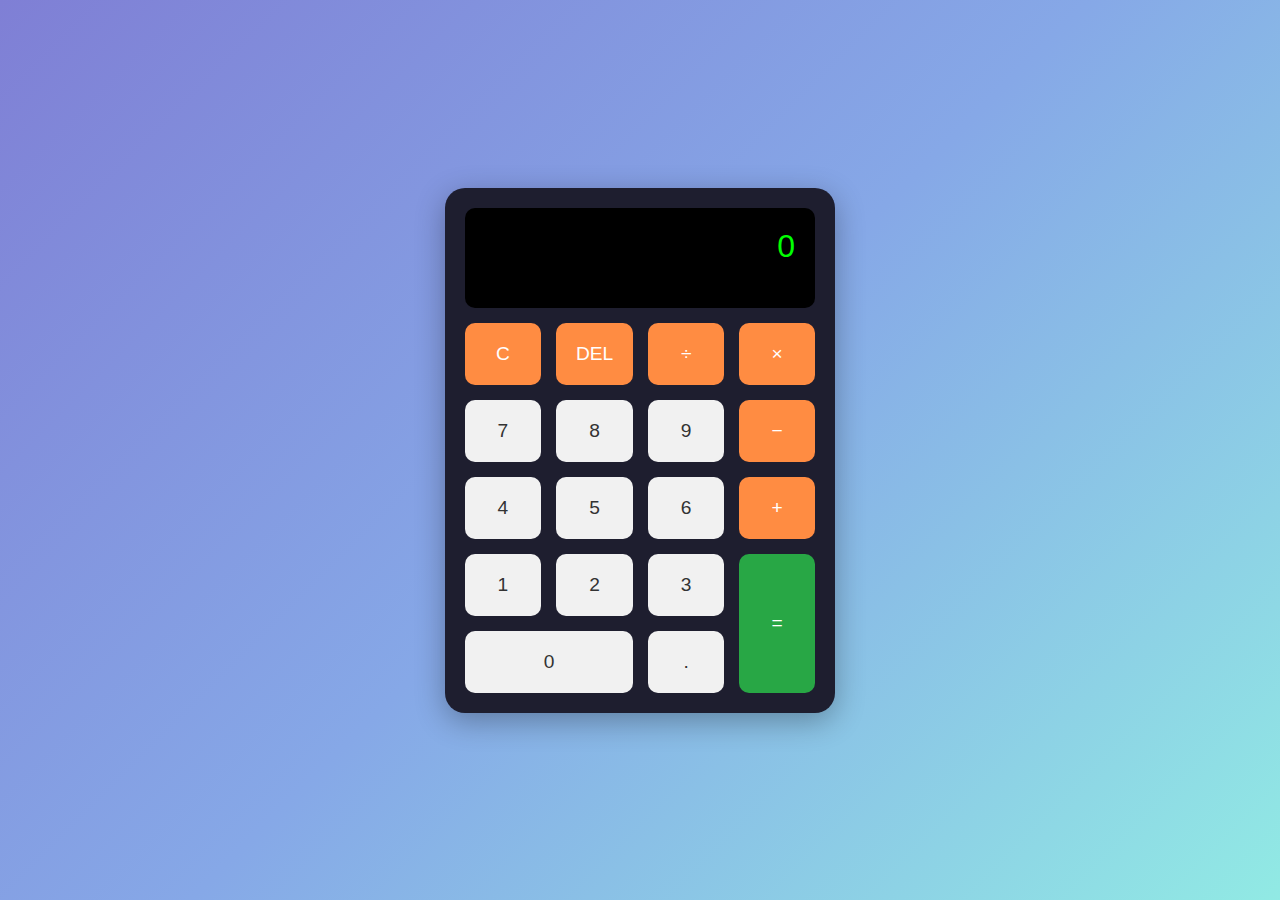
<file: Calculator/index.html>
<!DOCTYPE html>
<html lang="en">
<head>
  <meta charset="UTF-8" />
  <meta name="viewport" content="width=device-width, initial-scale=1.0"/>
  <title>Calculator</title>
  <link rel="stylesheet" href="style.css" />
</head>
<body>
  <div class="calculator">
    <div class="display" id="display">0</div>
    <div class="buttons">
      <button class="btn operator" onclick="clearDisplay()">C</button>
      <button class="btn operator" onclick="deleteLast()">DEL</button>
      <button class="btn operator" onclick="appendOperator('/')">÷</button>
      <button class="btn operator" onclick="appendOperator('*')">×</button>

      <button class="btn number" onclick="appendNumber('7')">7</button>
      <button class="btn number" onclick="appendNumber('8')">8</button>
      <button class="btn number" onclick="appendNumber('9')">9</button>
      <button class="btn operator" onclick="appendOperator('-')">−</button>

      <button class="btn number" onclick="appendNumber('4')">4</button>
      <button class="btn number" onclick="appendNumber('5')">5</button>
      <button class="btn number" onclick="appendNumber('6')">6</button>
      <button class="btn operator" onclick="appendOperator('+')">+</button>

      <button class="btn number" onclick="appendNumber('1')">1</button>
      <button class="btn number" onclick="appendNumber('2')">2</button>
      <button class="btn number" onclick="appendNumber('3')">3</button>
      <button class="btn equals" onclick="calculate()">=</button>

      <button class="btn number zero" onclick="appendNumber('0')">0</button>
      <button class="btn number" onclick="appendNumber('.')">.</button>
    </div>
  </div>

  <script src="script.js"></script>
</body>
</html>
</file>
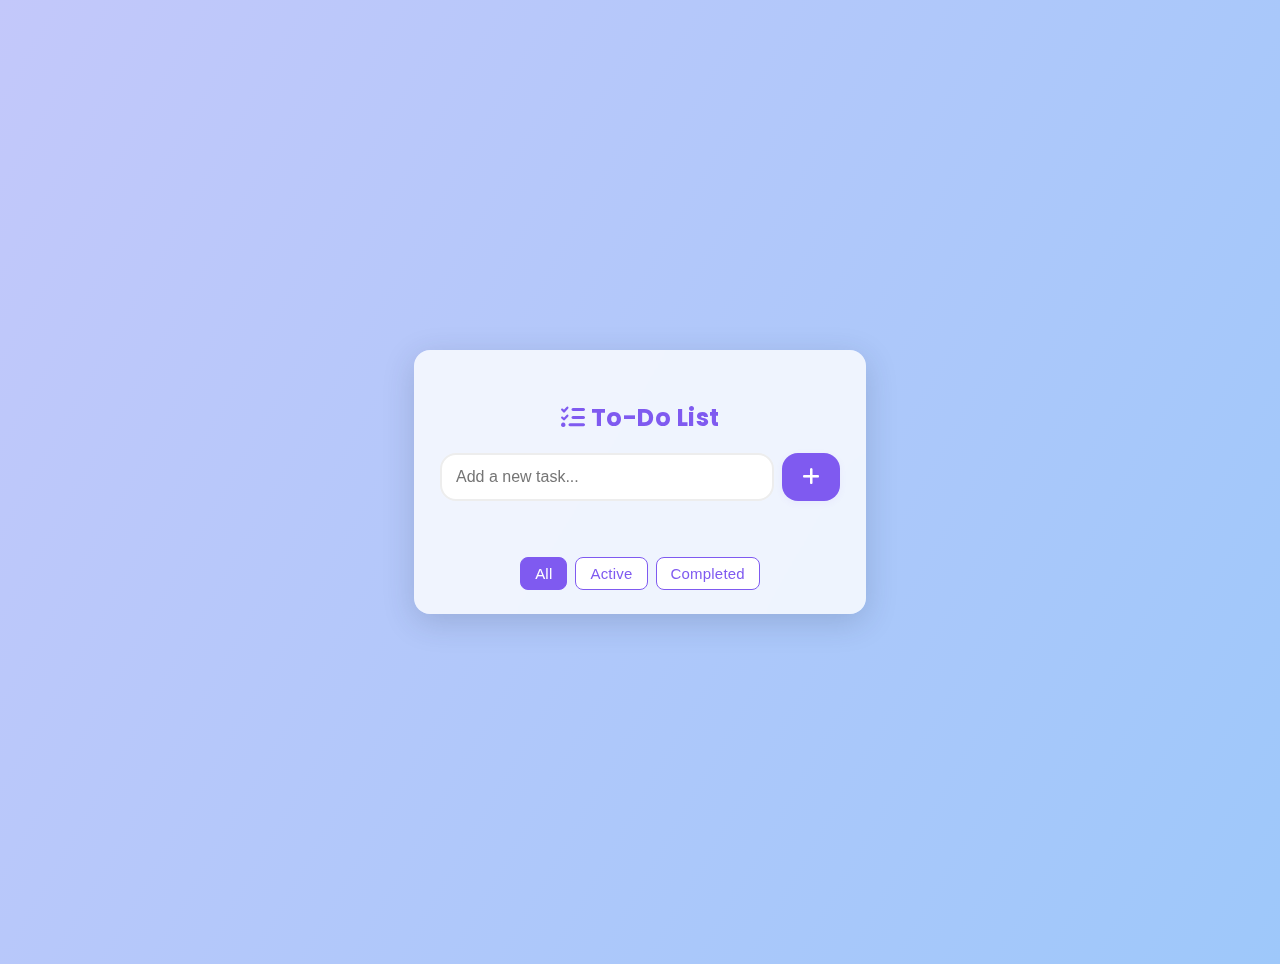
<file: To-Do-List/index.html>
<!DOCTYPE html>
<html lang="en">
<head>
  <meta charset="UTF-8" />
  <meta name="viewport" content="width=device-width, initial-scale=1.0"/>
  <title>Stylish To-Do List App</title>
  <link href="https://fonts.googleapis.com/css2?family=Poppins:wght@400;600&display=swap" rel="stylesheet">
  <link rel="stylesheet" href="https://cdnjs.cloudflare.com/ajax/libs/font-awesome/6.4.2/css/all.min.css">
  <link rel="stylesheet" href="styles.css">
</head>
<body>
  <div class="container" aria-label="To-Do List App">
    <h2><i class="fa-solid fa-list-check"></i> To-Do List</h2>
    <form class="input-group" autocomplete="off" onsubmit="event.preventDefault(); addTask();">
      <input aria-label="Add new task" id="task-input" type="text" placeholder="Add a new task..."/>
      <button type="submit" title="Add Task"><i class="fa-solid fa-plus"></i></button>
    </form>
    <div id="warning" class="warning"></div>
    <ul id="task-list" aria-live="polite"></ul>
    <nav class="filters" role="menu">
      <button type="button" onclick="filterTasks('all', event)" class="active" aria-current="true">All</button>
      <button type="button" onclick="filterTasks('active', event)">Active</button>
      <button type="button" onclick="filterTasks('completed', event)">Completed</button>
    </nav>
  </div>
  <script src="app.js"></script>
</body>
</html>
</file>
<file: Calculator/style.css>
body {
    display: flex;
    justify-content: center;
    align-items: center;
    min-height: 100vh;
    background: linear-gradient(135deg, #7f7fd5, #86a8e7, #91eae4);
    font-family: 'Segoe UI', sans-serif;
    margin: 0;
  }
  
  .calculator {
    background-color: #1e1e2f;
    padding: 20px;
    border-radius: 20px;
    box-shadow: 0 8px 30px rgba(0, 0, 0, 0.3);
    width: 100%;
    max-width: 350px;
    animation: fadeIn 1s ease-out;
  }
  
  .display {
    background-color: #000;
    color: #0f0;
    font-size: 2rem;
    padding: 20px;
    text-align: right;
    border-radius: 10px;
    margin-bottom: 15px;
    min-height: 60px;
    overflow: hidden;
    word-wrap: break-word;
  }
  
  .buttons {
    display: grid;
    grid-template-columns: repeat(4, 1fr);
    gap: 15px;
  }
  
  .btn {
    padding: 20px;
    border: none;
    font-size: 1.2rem;
    border-radius: 10px;
    cursor: pointer;
    transition: transform 0.2s, background 0.3s;
  }
  
  .btn:hover {
    transform: scale(1.05);
  }
  
  .number {
    background-color: #f1f1f1;
    color: #333;
  }
  
  .operator {
    background-color: #ff8c42;
    color: white;
  }
  
  .equals {
    background-color: #28a745;
    color: white;
    grid-row: span 2;
  }
  
  .zero {
    grid-column: span 2;
  }
  
  @keyframes fadeIn {
    from { opacity: 0; transform: scale(0.95); }
    to { opacity: 1; transform: scale(1); }
  }
  
  /* Responsive Design */
  @media (max-width: 400px) {
    .calculator {
      max-width: 90%;
    }
    .btn {
      padding: 15px;
      font-size: 1rem;
    }
  }
</file>
<file: To-Do-List/styles.css>
:root {
  --primary: #7f5af0;
  --accent: #2cb67d;
  --background: #f8fafd;
  --glass: rgba(255, 255, 255, 0.8);
  --shadow: 0 8px 32px rgba(36, 45, 73, 0.18);
  --border-radius: 16px;
  --text-dark: #22223b;
  --text-light: #72757e;
}
body {
  background: linear-gradient(120deg, #c3c8fa 0%, #9ec8fa 100%);
  min-height: 100vh;
  display: flex;
  align-items: center;
  justify-content: center;
  font-family: 'Poppins', sans-serif;
  padding: 24px;
}
.container {
  width: 100%;
  max-width: 400px;
  background: var(--glass);
  border-radius: var(--border-radius);
  box-shadow: var(--shadow);
  backdrop-filter: blur(7px);
  padding: 30px 26px 24px 26px;
}
h2 {
  text-align: center;
  color: var(--primary);
  letter-spacing: 0.5px;
  font-weight: 700;
  margin-bottom: 18px;
}
.input-group {
  display: flex;
  gap: 8px;
  margin-bottom: 20px;
  position: relative;
}
.input-group input {
  flex: 1;
  padding: 13px 14px;
  border: 2px solid #ededed;
  border-radius: var(--border-radius);
  font-size: 16px;
  transition: border-color 0.2s;
}
.input-group input.shake {
  animation: shake 0.25s linear;
  border-color: #ec3e2e;
}
@keyframes shake {
  0% { margin-left: 0;}
  20% { margin-left: -6px;}
  40% { margin-left: 6px;}
  60% { margin-left: -6px;}
  80% { margin-left: 6px;}
  100% { margin-left: 0;}
}
.input-group button {
  background: var(--primary);
  border: none;
  color: #fff;
  border-radius: var(--border-radius);
  padding: 0 20px;
  font-size: 20px;
  font-weight: 600;
  cursor: pointer;
  transition: background 0.2s, box-shadow 0.2s;
  box-shadow: 0 2px 7px rgba(127,90,240,0.07);
}
.input-group button:hover {
  background: #6241d5;
}

.warning {
  color: #ec3e2e;
  font-size: 14px;
  margin: 3px 0 0 4px;
  min-height: 20px;
}

ul {
  list-style: none;
  padding-left: 0;
  margin-bottom: 16px;
}
ul li {
  display: flex;
  align-items: center;
  justify-content: space-between;
  background: #f7f6fd;
  border-radius: 12px;
  margin-bottom: 10px;
  padding: 10px 14px;
  transition: background 0.25s, box-shadow 0.18s;
  box-shadow: 0 1px 3px rgba(127,90,240,0.04);
  word-break: break-word;
}
ul li.completed {
  background: #edeeff;
  color: var(--text-light);
  text-decoration: line-through;
  opacity: 0.7;
}
.task-text, .task-edit {
  flex: 1;
  cursor: pointer;
  transition: color 0.18s;
  font-size: 16px;
  border: none;
  background: none;
  color: inherit;
  padding: 2px 0;
  outline: none;
}
.task-edit {
  border-bottom: 1px solid var(--primary);
  background: #f0efff;
  border-radius: 8px;
  padding: 2px 6px;
}
.actions {
  display: flex;
  gap: 9px;
  margin-left: 16px;
}
.actions button {
  background: none;
  border: none;
  color: var(--primary);
  font-size: 1.18em;
  border-radius: 8px;
  padding: 4px 7px;
  cursor: pointer;
  transition: background 0.12s, color 0.18s;
}
.actions button:hover, .filters button.active {
  background: var(--primary);
  color: #fff;
}
.actions button:focus {
  outline: 2px solid var(--accent);
}
.filters {
  display: flex;
  justify-content: center;
  gap: 8px;
  margin-top: 6px;
  margin-bottom: 0;
}
.filters button {
  padding: 7px 14px;
  border-radius: 8px;
  border: 1.5px solid var(--primary);
  background: #fff;
  color: var(--primary);
  cursor: pointer;
  font-weight: 500;
  font-size: 15px;
  letter-spacing: 0.2px;
  transition: background 0.21s, color 0.18s;
}
.filters button.active {
  background: var(--primary);
  color: #fff;
}
@media (max-width: 520px) {
  .container { max-width: 98vw; padding: 17px 6vw 15px 6vw;}
  h2 { font-size: 1.4em;}
  .actions button { font-size: 1em;}
}
</file>
